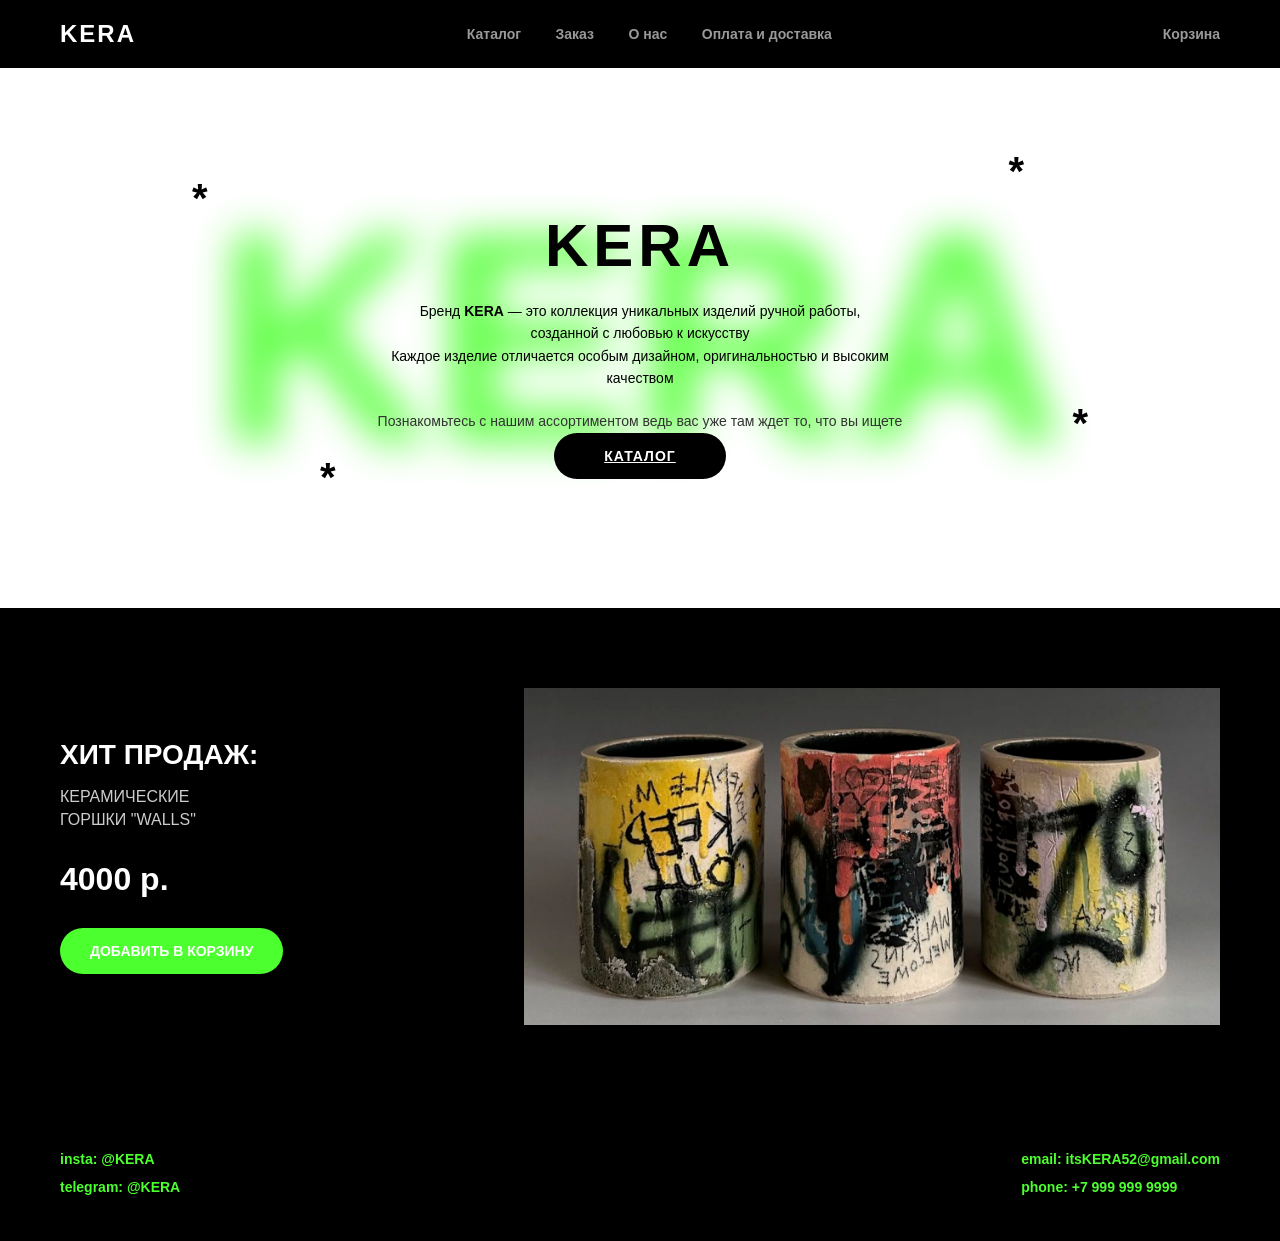
<file: index.html>
<!DOCTYPE html>
<html lang="ru">
<head>
    <meta charset="UTF-8">
    <meta name="viewport" content="width=device-width, initial-scale=1.0">
    <title>KERA — Авторская керамика</title>
    <link rel="stylesheet" href="style.css">
</head>
<body>
    <header class="header-black">
        <div class="logo">KERA</div>
        <nav>
            <a href="catalog.html">Каталог</a>
            <a href="order.html">Заказ</a>
            <a href="about.html">О нас</a>
            <a href="delivery.html">Оплата и доставка</a>
        </nav>
        <div class="cart">Корзина</div>
    </header>

    <section class="hero-white">
        <div class="hero-bg-blur">KERA</div>
        
        <div class="star star-1">*</div>
        <div class="star star-2">*</div>
        <div class="star star-3">*</div>
        <div class="star star-4">*</div>

        <div class="hero-content">
            <h1>KERA</h1>
            <p>Бренд <b>KERA</b> — это коллекция уникальных изделий ручной работы,<br>
            созданной с любовью к искусству<br>
            Каждое изделие отличается особым дизайном, оригинальностью и высоким<br>
            качеством</p>
            <p class="hero-subtext">Познакомьтесь с нашим ассортиментом ведь вас уже там ждет то, что вы ищете</p>
             <a href="catalog.html" class="btn-catalog">КАТАЛОГ</a>
        </div>
    </section>

    <section class="featured-black">
        <div class="featured-info">
            <h2>ХИТ ПРОДАЖ:</h2>
            <p class="featured-desc">КЕРАМИЧЕСКИЕ<br>ГОРШКИ "WALLS"</p>
            <p class="featured-price">4000 р.</p>
            <button class="btn-add-cart">ДОБАВИТЬ В КОРЗИНУ</button>
        </div>
        <div class="featured-img">
            <img src="hit.png" alt="Горшки Walls">
        </div>
    </section>

    <footer class="footer-black">
        <div class="contacts-left">
            <p>insta: @KERA</p>
            <p>telegram: @KERA</p>
        </div>
        <div class="contacts-right">
            <p>email: itsKERA52@gmail.com</p>
            <p>phone: +7 999 999 9999</p>
        </div>
        </footer>
        <div class="cart-overlay" id="cartOverlay">
        <div class="cart-panel">
            <div class="cart-header">
                <h2>ВАШ ЗАКАЗ:</h2>
                <button class="close-cart" id="closeCart">&times;</button>
            </div>
            
            <div class="cart-items">
                <div class="cart-item">
                    <img src="posuda4.png" alt="Керамика">
                    <div class="cart-item-controls">
                        <button class="qty-btn">&minus;</button>
                        <span class="qty">1</span>
                        <button class="qty-btn">+</button>
                    </div>
                    <span class="price-tech">4000 р.</span>
                    <button class="remove-item">&times;</button>
                </div>
            </div>

            <div class="cart-footer">
                <div class="cart-total">
                    <span>СУММА:</span>
                    <span class="price-tech">4000 р.</span>
                </div>
                <a href="checkout.html" class="btn-checkout">ОФОРМИТЬ ЗАКАЗ</a>
            </div>
        </div>
    </div>

    <script>
        const cartBtn = document.querySelector('.cart');
        const cartOverlay = document.getElementById('cartOverlay');
        const closeCartBtn = document.getElementById('closeCart');

        // Открыть корзину
        cartBtn.addEventListener('click', () => {
            cartOverlay.classList.add('active');
        });

        // Закрыть корзину по крестику
        closeCartBtn.addEventListener('click', () => {
            cartOverlay.classList.remove('active');
        });

        // Закрыть корзину при клике на темный фон
        cartOverlay.addEventListener('click', (e) => {
            if(e.target === cartOverlay) {
                cartOverlay.classList.remove('active');
            }
        });
    </script>
</body>
</html>
</file>
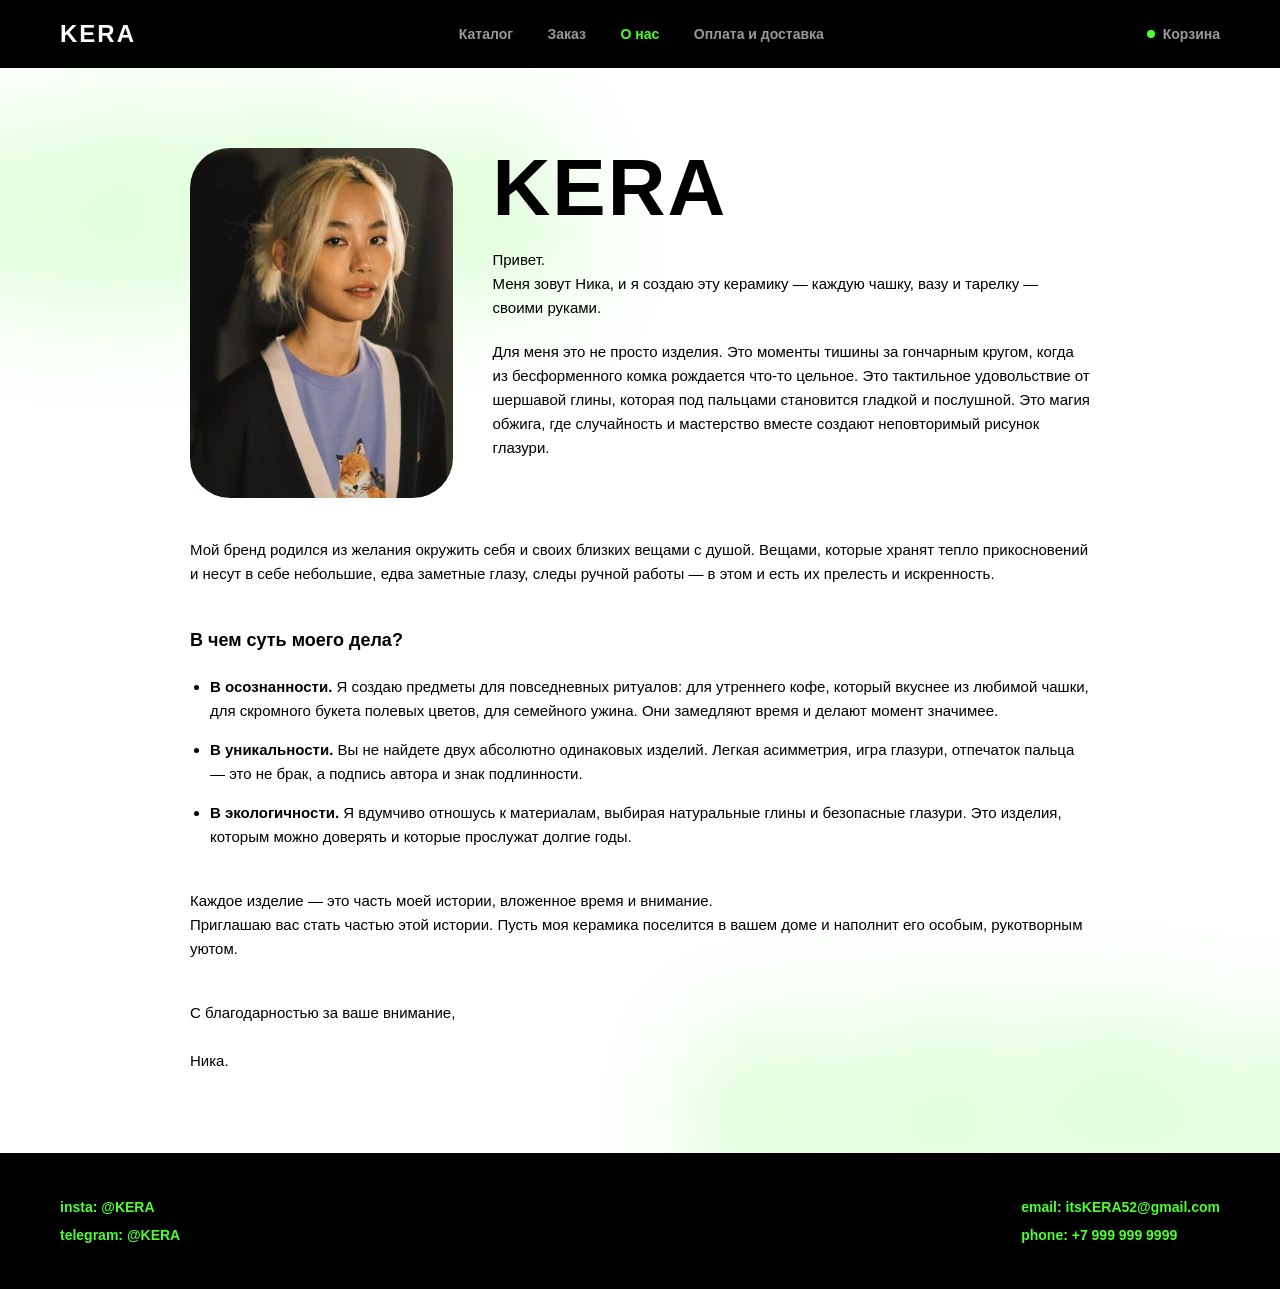
<file: about.html>
<!DOCTYPE html>
<html lang="ru">
<head>
    <meta charset="UTF-8">
    <meta name="viewport" content="width=device-width, initial-scale=1.0">
    <title>KERA — О нас</title>
    <link rel="stylesheet" href="style.css">
</head>
<body class="page-about">
    <header class="header-black">
        <a href="index.html" class="logo" style="color: white; text-decoration: none;">KERA</a>
        <nav>
            <a href="catalog.html">Каталог</a>
            <a href="order.html">Заказ</a>
            <a href="about.html" class="active" style="color: #4CFF2E;">О нас</a>
            <a href="delivery.html">Оплата и доставка</a>
        </nav>
        <div class="cart">
            <span class="cart-dot"></span> Корзина
        </div>
    </header>

    <main class="about-main">
        <div class="about-bg-blur">KERA</div>
        <div class="about-bg-blur blur-bottom">KERA</div>

        <div class="about-container">
            <div class="about-top">
                <img src="NIKA.jpg" alt="Ника - создательница KERA" class="about-photo">
                <div class="about-intro">
                    <h1 class="about-title">KERA</h1>
                    <p>Привет.<br>Меня зовут Ника, и я создаю эту керамику — каждую чашку, вазу и тарелку — своими руками.</p>
                    <p>Для меня это не просто изделия. Это моменты тишины за гончарным кругом, когда из бесформенного комка рождается что-то цельное. Это тактильное удовольствие от шершавой глины, которая под пальцами становится гладкой и послушной. Это магия обжига, где случайность и мастерство вместе создают неповторимый рисунок глазури.</p>
                </div>
            </div>

            <div class="about-text-block">
                <p>Мой бренд родился из желания окружить себя и своих близких вещами с душой. Вещами, которые хранят тепло прикосновений и несут в себе небольшие, едва заметные глазу, следы ручной работы — в этом и есть их прелесть и искренность.</p>

                <h3>В чем суть моего дела?</h3>
                <ul>
                    <li><b>В осознанности.</b> Я создаю предметы для повседневных ритуалов: для утреннего кофе, который вкуснее из любимой чашки, для скромного букета полевых цветов, для семейного ужина. Они замедляют время и делают момент значимее.</li>
                    <li><b>В уникальности.</b> Вы не найдете двух абсолютно одинаковых изделий. Легкая асимметрия, игра глазури, отпечаток пальца — это не брак, а подпись автора и знак подлинности.</li>
                    <li><b>В экологичности.</b> Я вдумчиво отношусь к материалам, выбирая натуральные глины и безопасные глазури. Это изделия, которым можно доверять и которые прослужат долгие годы.</li>
                </ul>

                <p>Каждое изделие — это часть моей истории, вложенное время и внимание.<br>
                Приглашаю вас стать частью этой истории. Пусть моя керамика поселится в вашем доме и наполнит его особым, рукотворным уютом.</p>
                
                <p class="signature">С благодарностью за ваше внимание,<br><br>Ника.</p>
            </div>
        </div>
    </main>

    <footer class="footer-black">
        <div class="contacts-left">
            <p>insta: @KERA</p>
            <p>telegram: @KERA</p>
        </div>
        <div class="contacts-right">
            <p>email: itsKERA52@gmail.com</p>
            <p>phone: +7 999 999 9999</p>
        </div>
    </footer>
</body>
</html>
</file>
<file: style.css>
/* Общие сбросы */
* {
    margin: 0;
    padding: 0;
    box-sizing: border-box;
}

body {
    font-family: Arial, sans-serif; /* Временно стандартный шрифт */
    background-color: #000;
}

/* --- ШАПКА --- */
.header-black {
    background-color: #000;
    color: #fff;
    display: flex;
    justify-content: space-between;
    align-items: center;
    padding: 20px 60px;
    font-weight: bold;
}

.header-black .logo {
    font-size: 24px;
    letter-spacing: 2px;
}

nav a {
    color: #999;
    text-decoration: none;
    margin: 0 15px;
    font-size: 14px;
    transition: color 0.3s;
}

nav a:hover {
    color: #fff;
}

.cart {
    font-size: 14px;
    color: #999;
    cursor: pointer;
}

/* --- ГЛАВНЫЙ ЭКРАН (Белый) --- */
.hero-white {
    background-color: #fff;
    position: relative;
    padding: 80px 20px;
    display: flex;
    justify-content: center;
    align-items: center;
    overflow: hidden;
    min-height: 60vh;
}

.hero-bg-blur {
    position: absolute;
    font-size: 300px;
    font-weight: 900;
    color: #4CFF2E; /* Тот самый зеленый */
    filter: blur(20px);
    opacity: 0.9;
    z-index: 1;
    top: 50%;
    left: 50%;
    transform: translate(-50%, -50%);
    pointer-events: none;
}

/* Декоративные звездочки */
.star {
    position: absolute;
    font-size: 40px;
    font-weight: bold;
    color: #000;
    z-index: 2;
}
.star-1 { top: 20%; left: 15%; }
.star-2 { top: 15%; right: 20%; }
.star-3 { bottom: 20%; left: 25%; }
.star-4 { bottom: 30%; right: 15%; }

.hero-content {
    position: relative;
    z-index: 3;
    text-align: center;
    max-width: 700px;
}

.hero-content h1 {
    font-size: 60px;
    letter-spacing: 5px;
    margin-bottom: 20px;
}

.hero-content p {
    font-size: 14px;
    line-height: 1.6;
    margin-bottom: 15px;
}

.hero-subtext {
    margin-top: 20px;
    font-size: 12px;
    color: #333;
}

.btn-catalog {
    background-color: #000;
    color: #fff;
    border: none;
    padding: 15px 50px;
    border-radius: 30px;
    font-weight: bold;
    font-size: 14px;
    cursor: pointer;
    margin-top: 30px;
    letter-spacing: 1px;
}

/* --- ХИТ ПРОДАЖ --- */
.featured-black {
    background-color: #000;
    color: #fff;
    display: flex;
    justify-content: space-between;
    align-items: center;
    padding: 80px 60px;
}

.featured-info {
    max-width: 400px;
}

.featured-info h2 {
    font-size: 28px;
    margin-bottom: 15px;
}

.featured-desc {
    font-size: 16px;
    color: #ccc;
    margin-bottom: 30px;
    line-height: 1.4;
}

.featured-price {
    font-size: 32px;
    font-weight: bold;
    margin-bottom: 30px;
}

.btn-add-cart {
    background-color: #4CFF2E; /* Неоновый зеленый из макета */
    color: #fff; /* Или #000, если в макете текст темный */
    border: none;
    padding: 15px 30px;
    border-radius: 30px;
    font-weight: bold;
    cursor: pointer;
    font-size: 14px;
}

.featured-img {
    width: 60%;
}

.featured-img img {
    width: 100%;
    height: auto;
    display: block;
}

/* --- ПОДВАЛ --- */
.footer-black {
    background-color: #000;
    color: #4CFF2E; /* Зеленый текст */
    display: flex;
    justify-content: space-between;
    padding: 40px 60px;
    font-size: 14px;
    font-weight: bold;
    line-height: 2;
}
/* --- СТИЛИ ДЛЯ СТРАНИЦЫ КАТАЛОГА --- */

/* Делаем фон страницы белым, если мы в каталоге */
.page-catalog {
    background-color: #fff;
    color: #000;
}

/* Зеленая точка возле корзины */
.cart {
    display: flex;
    align-items: center;
    gap: 8px;
}
.cart-dot {
    display: inline-block;
    width: 8px;
    height: 8px;
    background-color: #4CFF2E;
    border-radius: 50%;
}

.catalog-container {
    max-width: 1200px;
    margin: 0 auto;
    padding: 60px 20px;
}

/* Меню фильтров */
.catalog-filters {
    display: flex;
    gap: 40px;
    margin-bottom: 60px;
}

.catalog-filters a {
    text-decoration: none;
    color: #000;
    font-size: 14px;
    font-weight: bold;
    letter-spacing: 1px;
}

.catalog-filters a.active {
    color: #4CFF2E; /* Зеленый активный пункт */
}

/* Секции каталога */
.catalog-section {
    margin-bottom: 80px;
}

.section-title {
    color: #4CFF2E;
    font-size: 24px;
    margin-bottom: 30px;
    text-transform: uppercase;
}

/* Сетка товаров */
.products-grid {
    display: grid;
    grid-template-columns: repeat(3, 1fr);
    gap: 30px;
}

.product-card-light {
    display: flex;
    flex-direction: column;
}

.product-card-light img {
    width: 100%;
    aspect-ratio: 1 / 1; /* Делает картинки квадратными */
    object-fit: cover; /* Обрезает фото аккуратно, если пропорции другие */
    border-radius: 40px; /* Сильное скругление как в макете */
    margin-bottom: 20px;
    background-color: #f5f5f5; /* Серый фон на случай прозрачных PNG */
}

.product-bottom {
    display: flex;
    justify-content: space-between;
    align-items: center;
    padding: 0 10px;
}

/* Шрифт цены в стиле техно/киберпанк */
.price-tech {
    font-family: 'Syncopate', sans-serif;
    font-size: 16px;
    font-weight: 700;
    color: #000;
}

/* Кнопка "Добавить" (+) */
.btn-add-plus {
    width: 35px;
    height: 35px;
    background-color: #4CFF2E;
    color: #000;
    border: none;
    border-radius: 50%;
    font-size: 24px;
    font-weight: bold;
    cursor: pointer;
    display: flex;
    justify-content: center;
    align-items: center;
    line-height: 1;
}

/* Кнопка "Уже в корзине" (✔) */
.btn-added {
    width: 35px;
    height: 35px;
    background-color: #000;
    color: #4CFF2E;
    border: none;
    border-radius: 50%;
    font-size: 18px;
    cursor: pointer;
    display: flex;
    justify-content: center;
    align-items: center;
}
/* --- СТИЛИ ДЛЯ СТРАНИЦЫ "О НАС" --- */
.page-about {
    background-color: #fff;
    color: #000;
}

.about-main {
    position: relative;
    overflow: hidden; /* Чтобы размытый фон не вылезал за края */
    padding: 80px 20px;
    min-height: 100vh;
}

/* Размытый фон */
.about-bg-blur {
    position: absolute;
    font-size: 250px;
    font-weight: 900;
    color: #4CFF2E;
    filter: blur(60px);
    opacity: 0.4;
    z-index: 1;
    top: 0;
    left: -10%;
    pointer-events: none;
}

.blur-bottom {
    top: auto;
    bottom: -10%;
    right: -10%;
    left: auto;
}

.about-container {
    max-width: 900px;
    margin: 0 auto;
    position: relative;
    z-index: 2; /* Текст будет поверх размытого фона */
}

/* Верхний блок: фото + текст */
.about-top {
    display: flex;
    gap: 40px;
    align-items: flex-start;
    margin-bottom: 40px;
}

.about-photo {
    width: 350px;
    height: 350px;
    object-fit: cover;
    border-radius: 40px; /* Квадрат со скругленными углами из макета */
}

.about-title {
    font-size: 80px;
    font-weight: 900;
    letter-spacing: 2px;
    margin-bottom: 20px;
    line-height: 1;
}

.about-intro p {
    font-size: 15px;
    line-height: 1.6;
    margin-bottom: 20px;
}

/* Нижний текстовый блок */
.about-text-block {
    font-size: 15px;
    line-height: 1.6;
}

.about-text-block h3 {
    font-size: 18px;
    margin: 40px 0 20px 0;
}

.about-text-block ul {
    margin-bottom: 40px;
    padding-left: 20px;
}

.about-text-block li {
    margin-bottom: 15px;
}

.signature {
    margin-top: 40px;
}
/* --- СТИЛИ ДЛЯ ИНФОРМАЦИОННОЙ СТРАНИЦЫ (Оплата и доставка) --- */
.page-info {
    background-color: #fff;
    color: #000;
}

.info-container {
    max-width: 800px; /* Ограничиваем ширину для удобства чтения */
    margin: 0 auto;
    padding: 80px 20px;
}

.info-section {
    margin-bottom: 80px;
}

.info-title {
    text-align: center;
    font-size: 28px;
    font-weight: 900;
    margin-bottom: 40px;
    letter-spacing: 1px;
}

.info-subtitle {
    color: #4CFF2E; /* Зеленый цвет для подзаголовков */
    font-size: 16px;
    margin-top: 40px;
    margin-bottom: 15px;
    text-transform: uppercase;
}

.info-text {
    font-size: 15px;
    line-height: 1.6;
    margin-bottom: 15px;
}

/* Широкий шрифт для цифр и аббревиатур (как в макете) */
.tech-text {
    font-family: 'Syncopate', sans-serif;
    font-weight: 700;
    font-size: 14px;
}
/* --- СТИЛИ ДЛЯ СТРАНИЦЫ ЗАКАЗА --- */

.order-header-block {
    text-align: center;
    margin-bottom: 60px;
}

.order-subtitle-green {
    color: #4CFF2E;
    font-weight: bold;
    font-size: 16px;
    margin-bottom: 15px;
}

.order-subtitle-bold {
    font-weight: bold;
    font-size: 16px;
    line-height: 1.5;
}

.order-section {
    margin-bottom: 60px;
}

.order-client-type {
    font-size: 24px;
    font-weight: 900;
    margin-bottom: 40px;
    text-transform: uppercase;
}

.order-item {
    margin-bottom: 25px;
}

.order-item-title {
    font-weight: bold;
    font-size: 16px;
    margin-bottom: 10px;
}

/* Стилизация списков с точками */
.order-list {
    list-style-type: disc;
    padding-left: 20px;
    margin-bottom: 15px;
}

.order-list li {
    font-size: 15px;
    line-height: 1.6;
    margin-bottom: 8px;
}

.order-note {
    font-size: 15px;
    line-height: 1.6;
    margin-top: 15px;
}

/* Финальный блок с кнопкой */
.order-action-block {
    text-align: center;
    margin-top: 80px;
    margin-bottom: 40px;
}

.order-action-block p {
    font-weight: bold;
    font-size: 16px;
    line-height: 1.5;
    margin-bottom: 30px;
}

.btn-order-main {
    display: inline-block;
    background-color: #4CFF2E;
    color: #fff; /* Или #000, если нужно сделать текст черным */
    text-decoration: none;
    font-weight: bold;
    font-size: 16px;
    padding: 15px 40px;
    border-radius: 30px;
    transition: background-color 0.3s;
}

.btn-order-main:hover {
    background-color: #3ade22; /* Немного темнеет при наведении */
}
/* =========================================
   СТИЛИ ДЛЯ ВЫЕЗЖАЮЩЕЙ КОРЗИНЫ
   ========================================= */
.cart-overlay {
    position: fixed;
    top: 0;
    left: 0;
    width: 100%;
    height: 100%;
    background: rgba(0,0,0,0.6);
    z-index: 1000;
    display: flex;
    justify-content: flex-end;
    opacity: 0;
    pointer-events: none;
    transition: opacity 0.3s ease;
}
.cart-overlay.active {
    opacity: 1;
    pointer-events: auto;
}
.cart-panel {
    width: 450px;
    background: #fff;
    height: 100%;
    padding: 40px;
    transform: translateX(100%);
    transition: transform 0.3s ease;
    display: flex;
    flex-direction: column;
    color: #000;
}
.cart-overlay.active .cart-panel {
    transform: translateX(0);
}
.cart-header {
    display: flex;
    justify-content: space-between;
    align-items: center;
    border-bottom: 1px solid #000;
    padding-bottom: 20px;
    margin-bottom: 30px;
}
.cart-header h2 {
    font-size: 20px;
    font-weight: 900;
}
.close-cart {
    background: none;
    border: none;
    font-size: 30px;
    cursor: pointer;
}
.cart-item {
    display: flex;
    align-items: center;
    justify-content: space-between;
    margin-bottom: 20px;
}
.cart-item img {
    width: 60px;
    height: 60px;
    border-radius: 15px;
    object-fit: cover;
    background: #f5f5f5;
}
.cart-item-controls {
    display: flex;
    align-items: center;
    gap: 15px;
    font-weight: bold;
}
.qty-btn {
    background: none;
    border: none;
    font-size: 20px;
    cursor: pointer;
}
.remove-item {
    background: none;
    border: none;
    font-size: 20px;
    cursor: pointer;
    color: #000;
}
.cart-footer {
    margin-top: auto;
    border-top: 1px solid #000;
    padding-top: 20px;
}
.cart-total {
    display: flex;
    justify-content: space-between;
    font-weight: 900;
    font-size: 16px;
    margin-bottom: 20px;
}
.btn-checkout {
    display: block;
    text-align: center;
    background-color: #4CFF2E;
    color: #fff;
    text-decoration: none;
    font-weight: bold;
    padding: 15px;
    border-radius: 30px;
    font-size: 14px;
    transition: 0.3s;
}
.btn-checkout:hover {
    background-color: #3ade22;
}

/* =========================================
   СТИЛИ ДЛЯ СТРАНИЦЫ ОФОРМЛЕНИЯ ЗАКАЗА
   ========================================= */
.page-checkout {
    background-color: #fff;
    color: #000;
}
.checkout-container {
    max-width: 1000px;
    margin: 0 auto;
    padding: 60px 20px;
}
.checkout-top {
    display: flex;
    justify-content: space-between;
    align-items: center;
    border-bottom: 1px solid #000;
    padding-bottom: 20px;
    margin-bottom: 40px;
}
.back-link {
    font-size: 24px;
    color: #000;
    text-decoration: none;
}
.checkout-title {
    font-size: 20px;
    font-weight: 900;
}
.checkout-layout {
    display: flex;
    gap: 100px;
}
.checkout-form-section {
    flex: 1;
}
.checkout-desc {
    font-size: 14px;
    margin-bottom: 40px;
    line-height: 1.5;
}
.form-group {
    margin-bottom: 20px;
}
.form-group label {
    display: block;
    font-size: 12px;
    margin-bottom: 8px;
}
.form-input {
    width: 100%;
    padding: 15px;
    background-color: #E5E5E5; /* Светло-серый фон как в макете */
    border: none;
    border-radius: 10px;
    font-size: 14px;
    font-family: inherit;
    outline: none;
}
.form-input:focus {
    box-shadow: 0 0 0 2px #4CFF2E; /* Зеленая обводка при клике */
}
.phone-input-wrapper {
    position: relative;
    display: flex;
    align-items: center;
}
.flag {
    position: absolute;
    left: 15px;
    font-size: 14px;
}
.phone-group .form-input {
    padding-left: 60px; /* Отступ для флага */
}
.form-checkbox {
    display: flex;
    align-items: center;
    gap: 10px;
    margin: 30px 0;
    font-size: 12px;
}
.btn-checkout-submit {
    background-color: #4CFF2E;
    color: #fff;
    border: none;
    padding: 15px 40px;
    border-radius: 30px;
    font-weight: bold;
    font-size: 14px;
    cursor: pointer;
}
.checkout-summary {
    width: 350px;
}
.summary-totals {
    margin-top: 50px;
}
.summary-line {
    display: flex;
    justify-content: flex-end;
    align-items: flex-end;
    gap: 10px;
    margin-bottom: 15px;
    font-size: 12px;
    font-weight: bold;
}
.underline-blank {
    display: inline-block;
    width: 100px;
    border-bottom: 1px solid #000;
}
.total-line {
    font-size: 14px;
}
</file>
